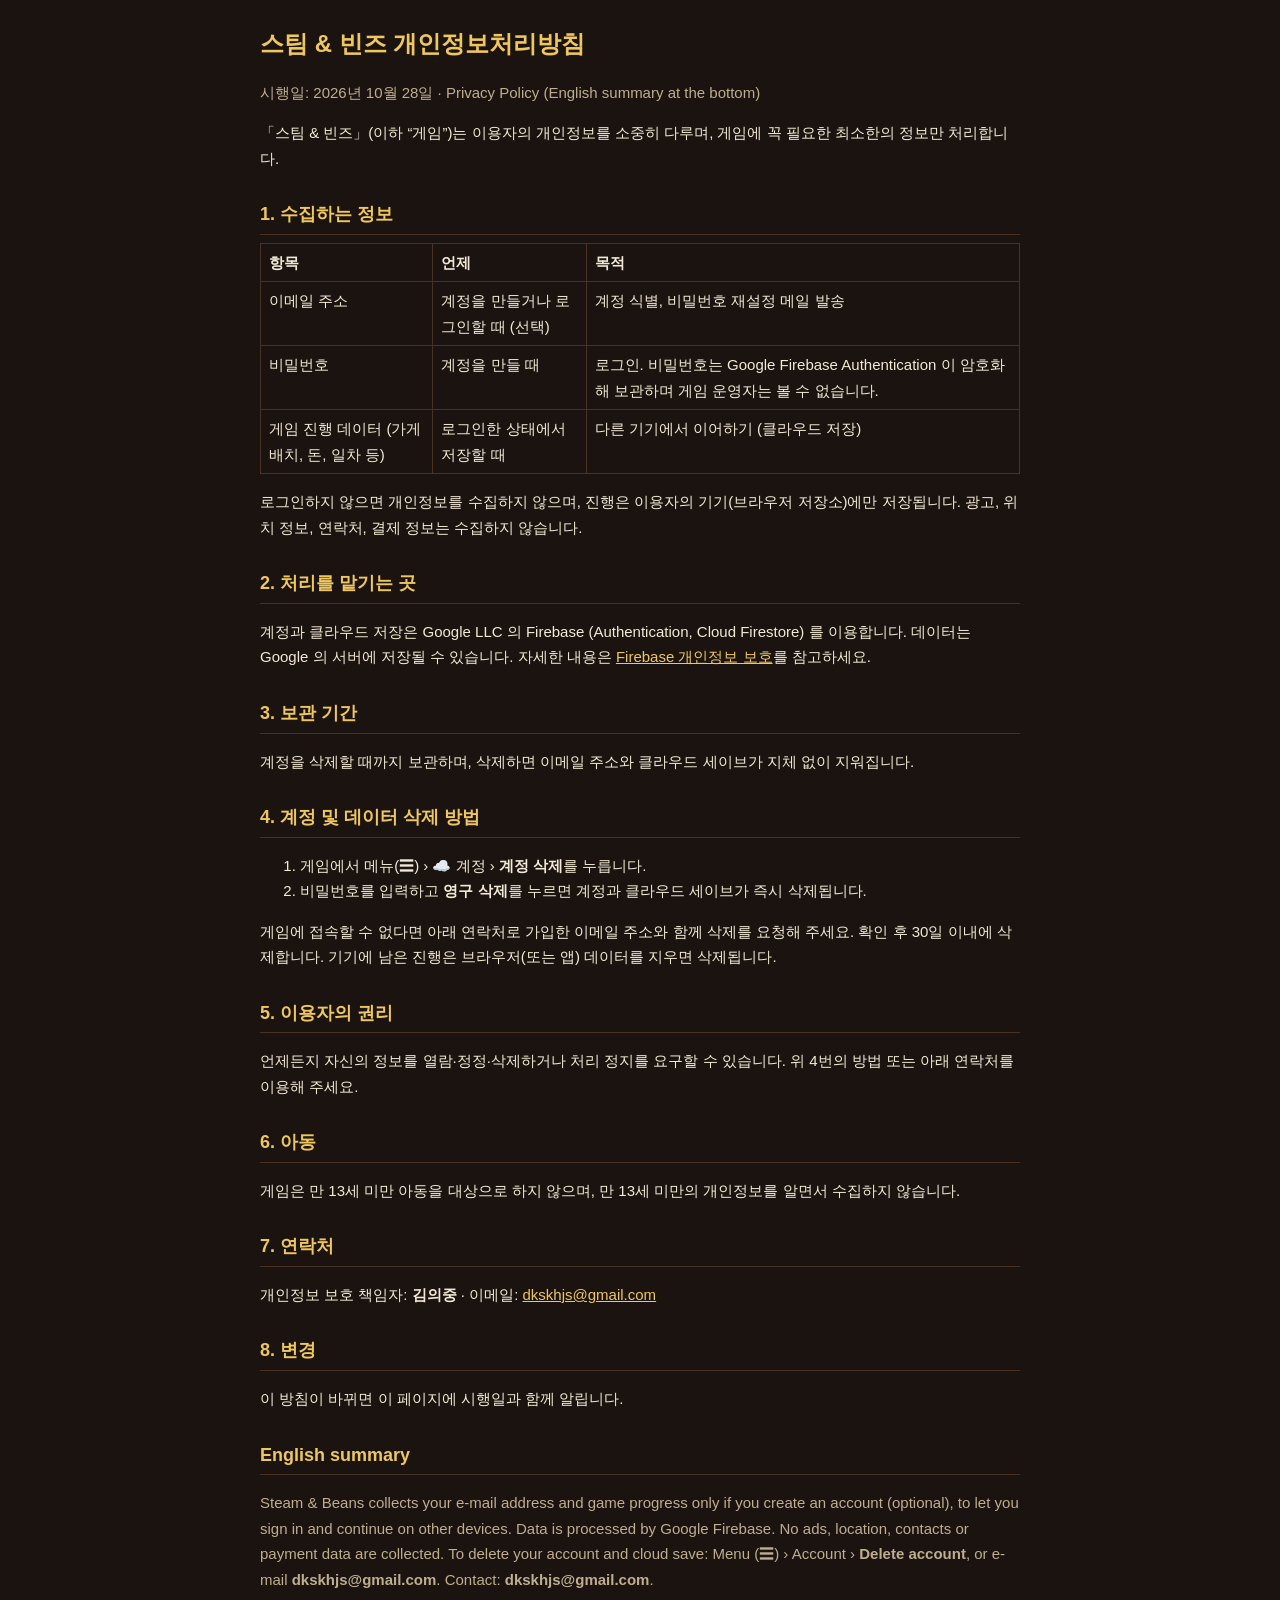
<file: privacy.html>
<!doctype html>
<html lang="ko">
<head>
<meta charset="utf-8">
<meta name="viewport" content="width=device-width, initial-scale=1">
<title>스팀 &amp; 빈즈 — 개인정보처리방침</title>
<style>
  :root { --bg: #1b1310; --ink: #f2ead6; --dim: #bfae90; --brass: #efc760; --line: #4a3324; }
  body { margin: 0; background: var(--bg); color: var(--ink); font: 15px/1.7 'Apple SD Gothic Neo', 'Malgun Gothic', sans-serif; }
  main { max-width: 760px; margin: 0 auto; padding: 24px 16px 60px; }
  h1 { color: var(--brass); font-size: 24px; margin: 0 0 4px; }
  h2 { color: var(--brass); font-size: 18px; margin: 28px 0 8px; border-bottom: 1px solid var(--line); padding-bottom: 4px; }
  .dim { color: var(--dim); }
  table { border-collapse: collapse; width: 100%; }
  td, th { border: 1px solid var(--line); padding: 6px 8px; text-align: left; vertical-align: top; }
  a { color: var(--brass); }
</style>
</head>
<body>
<main>
  <h1>스팀 &amp; 빈즈 개인정보처리방침</h1>
  <p class="dim">시행일: 2026년 10월 28일 · Privacy Policy (English summary at the bottom)</p>

  <p>「스팀 &amp; 빈즈」(이하 “게임”)는 이용자의 개인정보를 소중히 다루며, 게임에 꼭 필요한 최소한의 정보만 처리합니다.</p>

  <h2>1. 수집하는 정보</h2>
  <table>
    <tr><th>항목</th><th>언제</th><th>목적</th></tr>
    <tr><td>이메일 주소</td><td>계정을 만들거나 로그인할 때 (선택)</td><td>계정 식별, 비밀번호 재설정 메일 발송</td></tr>
    <tr><td>비밀번호</td><td>계정을 만들 때</td><td>로그인. 비밀번호는 Google Firebase Authentication 이 암호화해 보관하며 게임 운영자는 볼 수 없습니다.</td></tr>
    <tr><td>게임 진행 데이터 (가게 배치, 돈, 일차 등)</td><td>로그인한 상태에서 저장할 때</td><td>다른 기기에서 이어하기 (클라우드 저장)</td></tr>
  </table>
  <p>로그인하지 않으면 개인정보를 수집하지 않으며, 진행은 이용자의 기기(브라우저 저장소)에만 저장됩니다.
     광고, 위치 정보, 연락처, 결제 정보는 수집하지 않습니다.</p>

  <h2>2. 처리를 맡기는 곳</h2>
  <p>계정과 클라우드 저장은 Google LLC 의 Firebase (Authentication, Cloud Firestore) 를 이용합니다.
     데이터는 Google 의 서버에 저장될 수 있습니다. 자세한 내용은 <a href="https://firebase.google.com/support/privacy">Firebase 개인정보 보호</a>를 참고하세요.</p>

  <h2>3. 보관 기간</h2>
  <p>계정을 삭제할 때까지 보관하며, 삭제하면 이메일 주소와 클라우드 세이브가 지체 없이 지워집니다.</p>

  <h2 id="delete">4. 계정 및 데이터 삭제 방법</h2>
  <ol>
    <li>게임에서 메뉴(☰) › ☁️ 계정 › <b>계정 삭제</b>를 누릅니다.</li>
    <li>비밀번호를 입력하고 <b>영구 삭제</b>를 누르면 계정과 클라우드 세이브가 즉시 삭제됩니다.</li>
  </ol>
  <p>게임에 접속할 수 없다면 아래 연락처로 가입한 이메일 주소와 함께 삭제를 요청해 주세요. 확인 후 30일 이내에 삭제합니다.
     기기에 남은 진행은 브라우저(또는 앱) 데이터를 지우면 삭제됩니다.</p>

  <h2>5. 이용자의 권리</h2>
  <p>언제든지 자신의 정보를 열람·정정·삭제하거나 처리 정지를 요구할 수 있습니다. 위 4번의 방법 또는 아래 연락처를 이용해 주세요.</p>

  <h2>6. 아동</h2>
  <p>게임은 만 13세 미만 아동을 대상으로 하지 않으며, 만 13세 미만의 개인정보를 알면서 수집하지 않습니다.</p>

  <h2>7. 연락처</h2>
  <p>개인정보 보호 책임자: <b>김의중</b> · 이메일: <a href="mailto:dkskhjs@gmail.com">dkskhjs@gmail.com</a></p>

  <h2>8. 변경</h2>
  <p>이 방침이 바뀌면 이 페이지에 시행일과 함께 알립니다.</p>

  <h2>English summary</h2>
  <p class="dim">Steam &amp; Beans collects your e-mail address and game progress only if you create an account (optional), to let you sign in and continue on other devices.
     Data is processed by Google Firebase. No ads, location, contacts or payment data are collected.
     To delete your account and cloud save: Menu (☰) › Account › <b>Delete account</b>, or e-mail <b>dkskhjs@gmail.com</b>. Contact: <b>dkskhjs@gmail.com</b>.</p>
</main>
</body>
</html>
</file>
